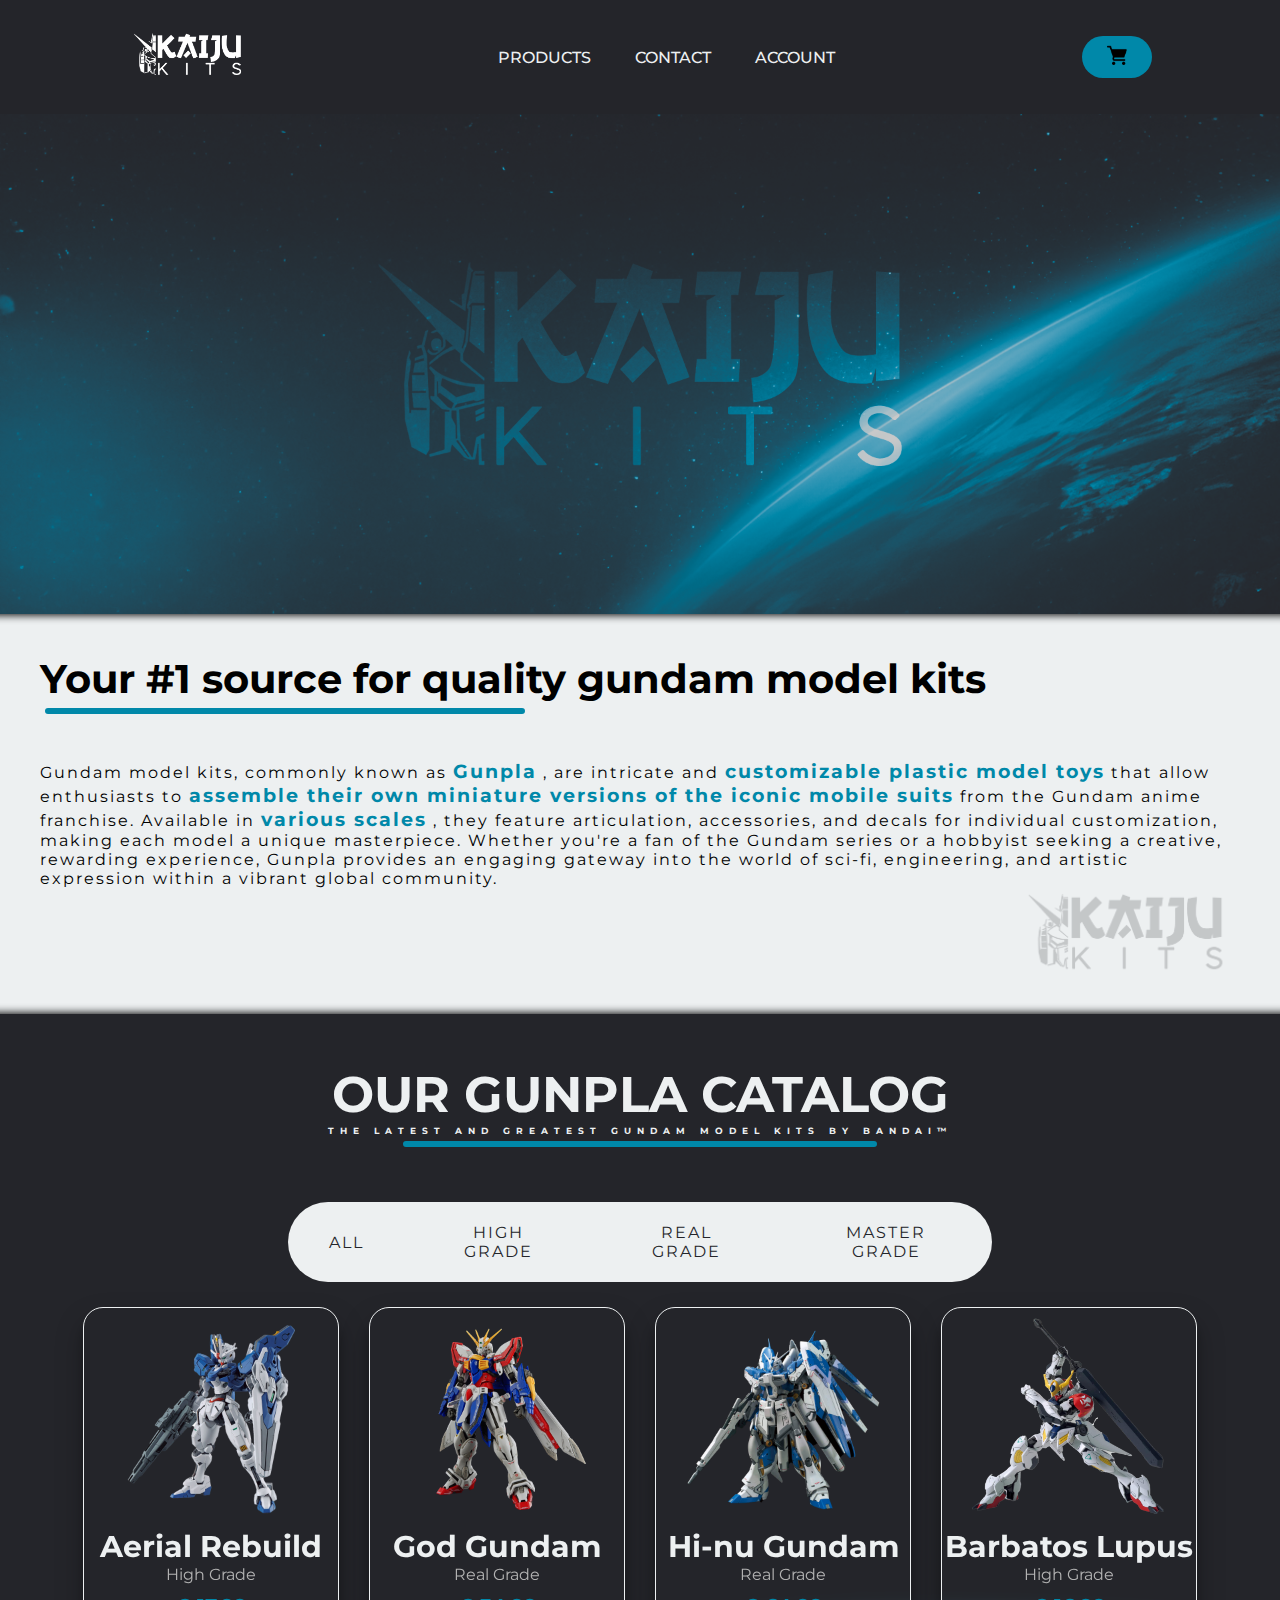
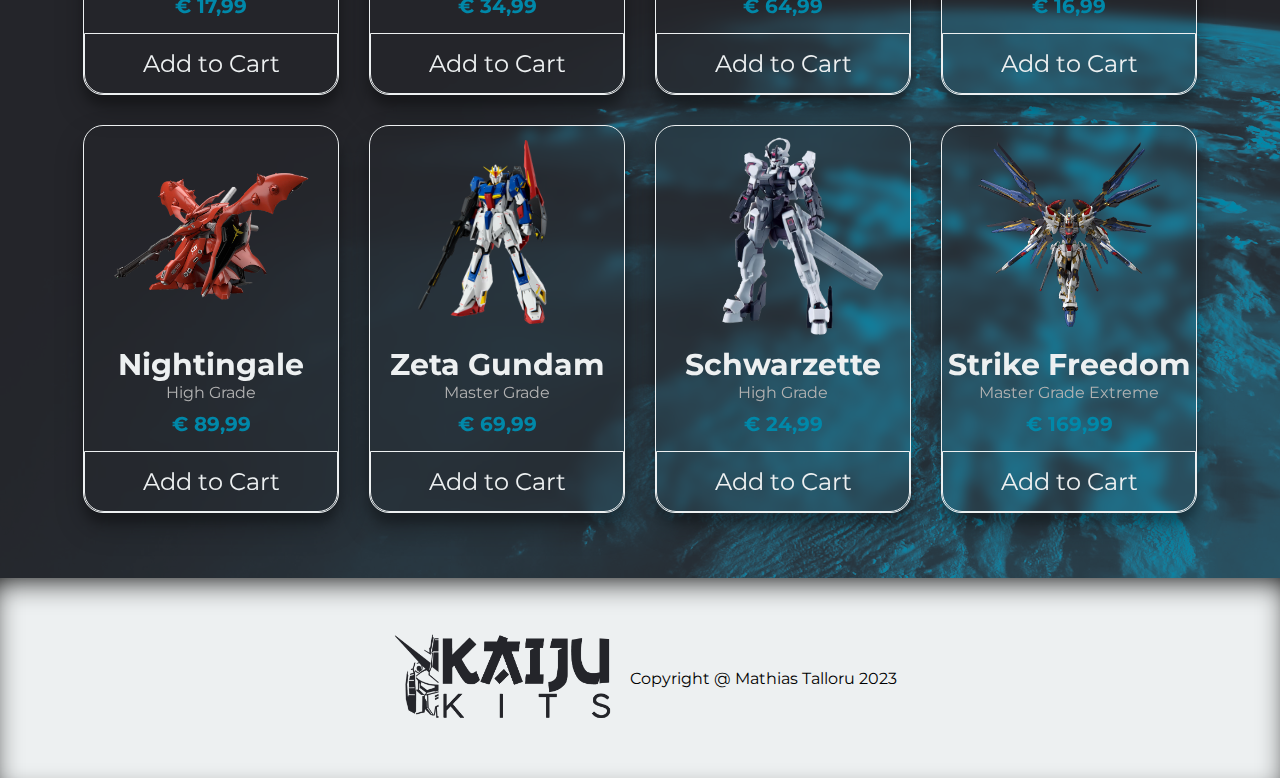
<file: Mathias_Talloru_WebEx1_PE1/index.html>
<!DOCTYPE html>
<html lang="en">
<head>
    <meta charset="UTF-8">
    <meta name="viewport" content="width=device-width, initial-scale=1.0">
    <title>Mathias Talloru</title>
    <link rel="stylesheet" href="style/style.css">
</head>
<body>
    <header>
       <a href="index.html"><img class="logo" src="assets/kaijukitsLogo.png" alt="logo"></a>
       <nav>
            <ul class="nav__links">
                <li><a href="index.html#store">PRODUCTS</a></li>
                <li><a href="contact.html">CONTACT</a></li>
                <li><a href="login.html">ACCOUNT</a></li>
            </ul>
       </nav>
       <a class="contact" href="#"><button> <img src="assets/grocery-store.png" height="20px" alt=""></button></a>
    </header>
    <div class="backdrop">
       
    </div>

    <div class="info">
        <h1>Your #1 source for quality gundam model kits</h1>
        <hr>
        <p>Gundam model kits, commonly known as <span>Gunpla</span> , are intricate and <span>customizable plastic model toys</span> that allow enthusiasts to <span>assemble their own miniature versions of the iconic mobile suits</span> from the Gundam anime franchise. Available in <span>various scales</span> , they feature articulation, accessories, and decals for individual customization, making each model a unique masterpiece. Whether you're a fan of the Gundam series or a hobbyist seeking a creative, rewarding experience, Gunpla provides an engaging gateway into the world of sci-fi, engineering, and artistic expression within a vibrant global community.</p>
        
        <img src="assets/kaijukitsLogoBlack.png" alt="">
    </div>

    <main id="store">
        <div class="maintitles">
            <h1 class="title">OUR GUNPLA CATALOG</h1>
            <h6>THE LATEST AND GREATEST GUNDAM MODEL KITS BY BANDAI™</h4>
                <hr>
        </div>
        <div class="filterButtons">
            <button class="filter" id="all">ALL</button>
            <button class="filter" id="HG">HIGH GRADE</button>
            <button class="filter" id="RG">REAL GRADE</button>
            <button class="filter" id="MG">MASTER GRADE</button>
        </div>
        <div class="gallery" id="products">
            <!--Product 1-->
            <div class="content">
                <a href="product.html"><img src="assets/aerialRebuild.png" alt=""></a>
                <h3>Aerial Rebuild</h3>
                <p>High Grade</p>
                <h6>€ 17,99</h5>
                <button class="add">Add to Cart</button>
            </div>
            <!--Product 2-->
            <div class="content">
                <a href="product.html"><img src="assets/god.png" alt=""></a>
                <h3>God Gundam</h3>
                <p>Real Grade</p>
                <h6>€ 34,99</h5>
                <button class="add">Add to Cart</button>
            </div>
            <!--Product 3-->
            <div class="content">
                <a href="product.html"><img src="assets/hiNu.png" alt=""></a>
                <h3>Hi-nu Gundam</h3>
                <p>Real Grade</p>
                <h6>€ 64,99</h5>
                <button class="add">Add to Cart</button>
            </div>
            <!--Product 4-->
            <div class="content">
                <a href="product.html"><img src="assets/barbatos.png" alt=""></a>
                <h3>Barbatos Lupus</h3>
                <p>High Grade</p>
                <h6>€ 16,99</h5>
                <button class="add">Add to Cart</button>
            </div>
            <!--Product 5-->
            <div class="content">
                <a href="product.html"><img src="assets/nightingale.png" alt=""></a>
                <h3>Nightingale</h3>
                <p>High Grade</p>
                <h6>€ 89,99</h5>
                <button class="add">Add to Cart</button>
            </div>
            <!--Product 6-->
            <div class="content">
                <a href="product.html"><img src="assets/zeta.png" alt=""></a>
                <h3>Zeta Gundam</h3>
                <p>Master Grade</p>
                <h6>€ 69,99</h5>
                <button class="add">Add to Cart</button>
            </div>
            <!--Product 7-->
            <div class="content">
                <a href="product.html"><img src="assets/schwarzette.png" alt=""></a>
                <h3>Schwarzette</h3>
                <p>High Grade</p>
                <h6>€ 24,99</h5>
                <button class="add">Add to Cart</button>
            </div>
            <!--Product 8-->
            <div class="content">
                <a href="product.html"><img src="assets/freedom.png" alt=""></a>
                <h3>Strike Freedom </h3>
                <p>Master Grade Extreme</p>
                <h6>€ 169,99</h5>
                <button class="add">Add to Cart</button>
            </div>
        </div>
        
    </main>
    <footer>
       <img src="assets/kaijukitsLogoBlack.png" height="100px" alt="">
       <p>Copyright @ Mathias Talloru 2023</p>
    </footer>
</body>
</html>
</file>
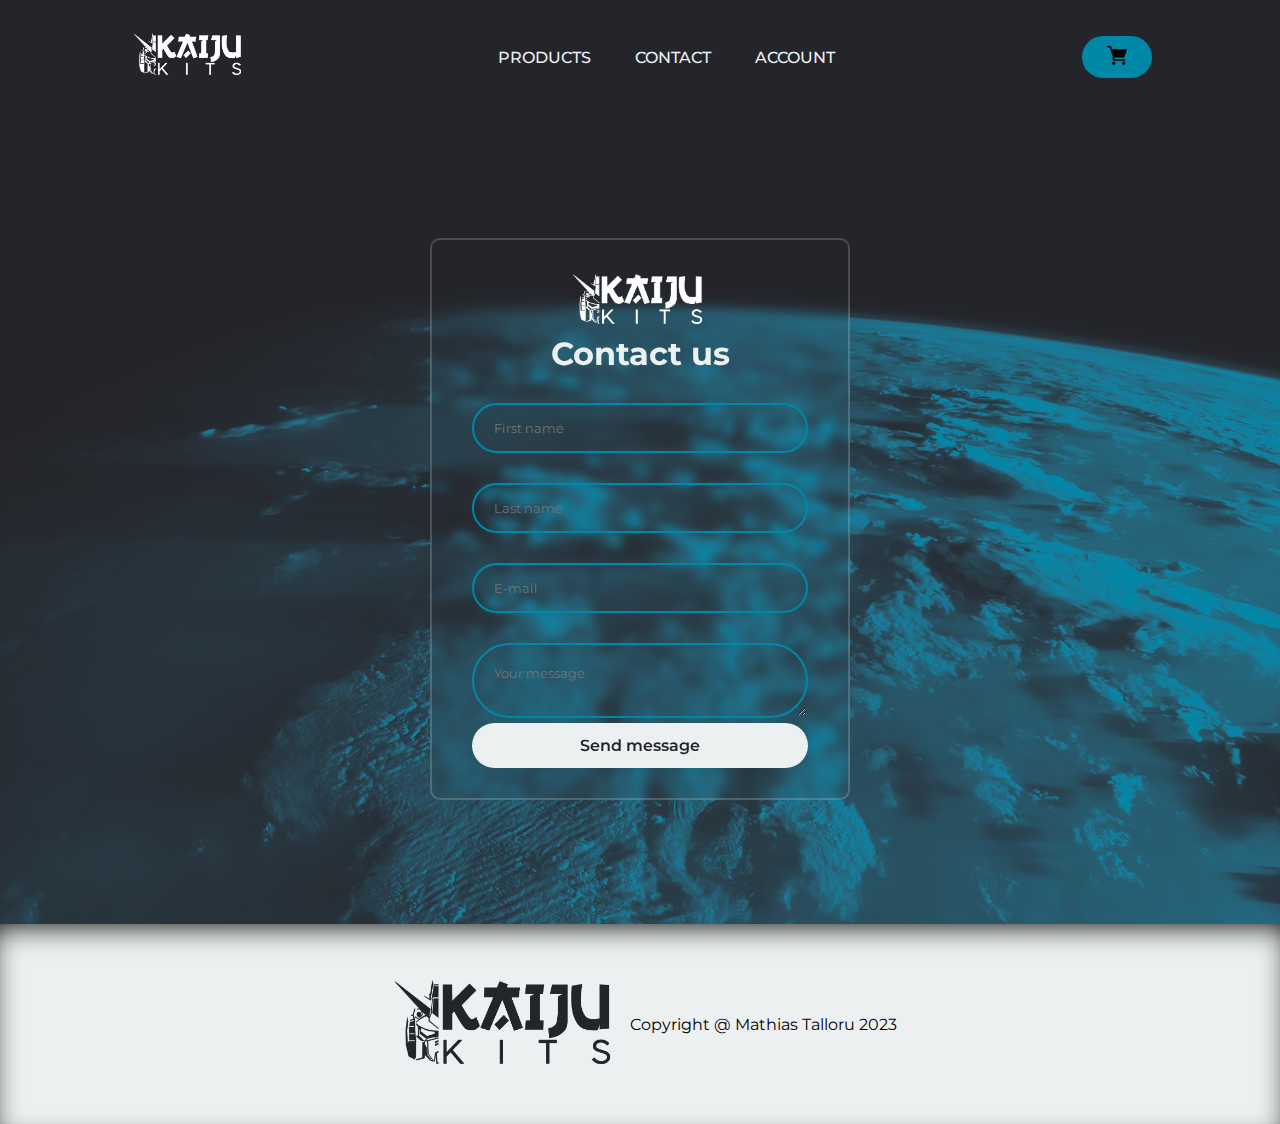
<file: Mathias_Talloru_WebEx1_PE1/contact.html>
<!DOCTYPE html>
<html lang="en">
<head>
    <meta charset="UTF-8">
    <meta name="viewport" content="width=device-width, initial-scale=1.0">
    <title>Contact</title>
    <link rel="stylesheet" href="style/style.css">
</head>
<body>
    <header>
        <a href="index.html"><img class="logo" src="assets/kaijukitsLogo.png" alt="logo"></a>
        <nav>
             <ul class="nav__links">
                 <li><a href="index.html#store">PRODUCTS</a></li>
                 <li><a href="contact.html">CONTACT</a></li>
                 <li><a href="login.html">ACCOUNT</a></li>
             </ul>
        </nav>
        <a class="cart" href="#"><button> <img src="assets/grocery-store.png" height="20px" alt=""></button></a>
    </header>
    <div class="login">
        <div class="wrapper">
           <form action="">
           <img src="assets/kaijukitsLogo.png" height="60px" alt="">
               <h1>Contact us</h1>
                   <div class="input-box">
                       <input type="text" placeholder="First name" required>
                   </div>
                   <div class="input-box">
                       <input type="text" placeholder="Last name" required>
                   </div>
                   <div class="input-box">
                        <input type="text" placeholder="E-mail" required>
                    </div>
                   <div class="input-box">
                        <textarea placeholder="Your message" required></textarea>
                   </div>
                   <button type="submit" class="btn">Send message</button>
               </div>
            </form>
    </div>
   

    <footer>
        <img src="assets/kaijukitsLogoBlack.png" height="100px" alt="">
        <p>Copyright @ Mathias Talloru 2023</p>
    </footer>
</body>
</html>
</file>
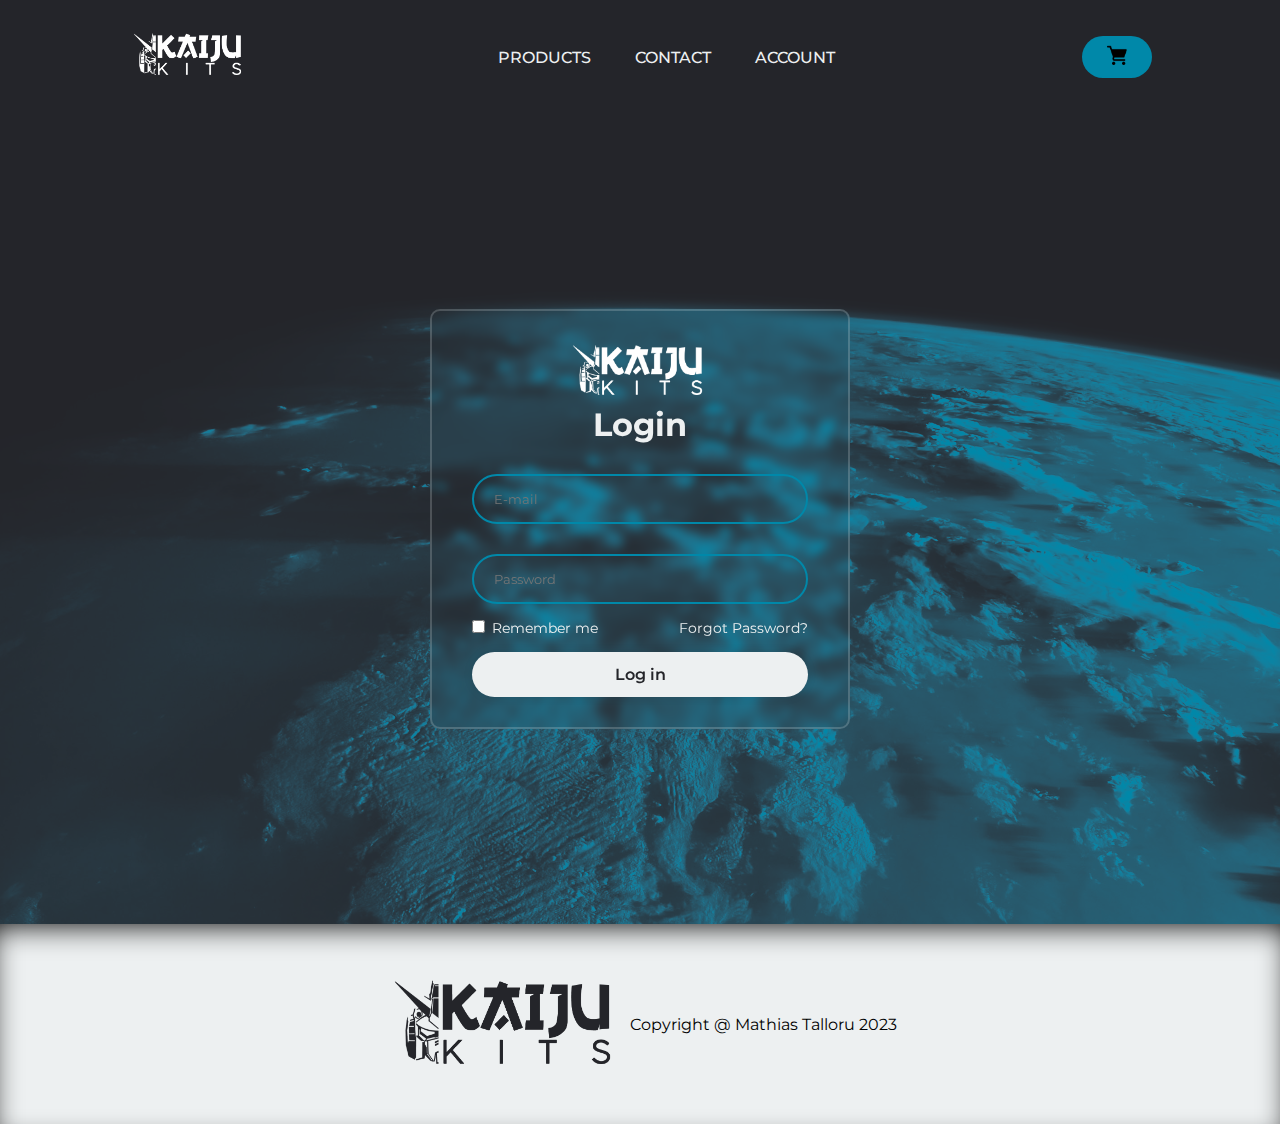
<file: Mathias_Talloru_WebEx1_PE1/login.html>
<!DOCTYPE html>
<html lang="en">
<head>
    <meta charset="UTF-8">
    <meta name="viewport" content="width=device-width, initial-scale=1.0">
    <title>Login</title>
    <link rel="stylesheet" href="style/style.css">

</head>
<body>
    <header>
        <a href="index.html"><img class="logo" src="assets/kaijukitsLogo.png" alt="logo"></a>
        <nav>
             <ul class="nav__links">
                 <li><a href="index.html#store">PRODUCTS</a></li>
                 <li><a href="contact.html">CONTACT</a></li>
                 <li><a href="login.html">ACCOUNT</a></li>
             </ul>
        </nav>
        <a class="cart" href="#"><button> <img src="assets/grocery-store.png" height="20px" alt=""></button></a>
    </header>
     <div class="login">
     <div class="wrapper">
        <form action="">
        <img src="assets/kaijukitsLogo.png" height="60px" alt="">
            <h1>Login</h1>
                <div class="input-box">
                    <input type="text" placeholder="E-mail" required>
                </div>
                <div class="input-box">
                    <input type="password" placeholder="Password" required>
                </div>
                <div class="remember-forgot">
                    <label><input type="checkbox"> Remember me</label>
                    <a href="#">Forgot Password?</a>
                </div>
                <button type="submit" class="btn">Log in</button>
            </div>
         </form>
    </div>
    <footer>
        <img src="assets/kaijukitsLogoBlack.png" height="100px" alt="">
        <p>Copyright @ Mathias Talloru 2023</p>
    </footer>
</body>
</html>
</file>
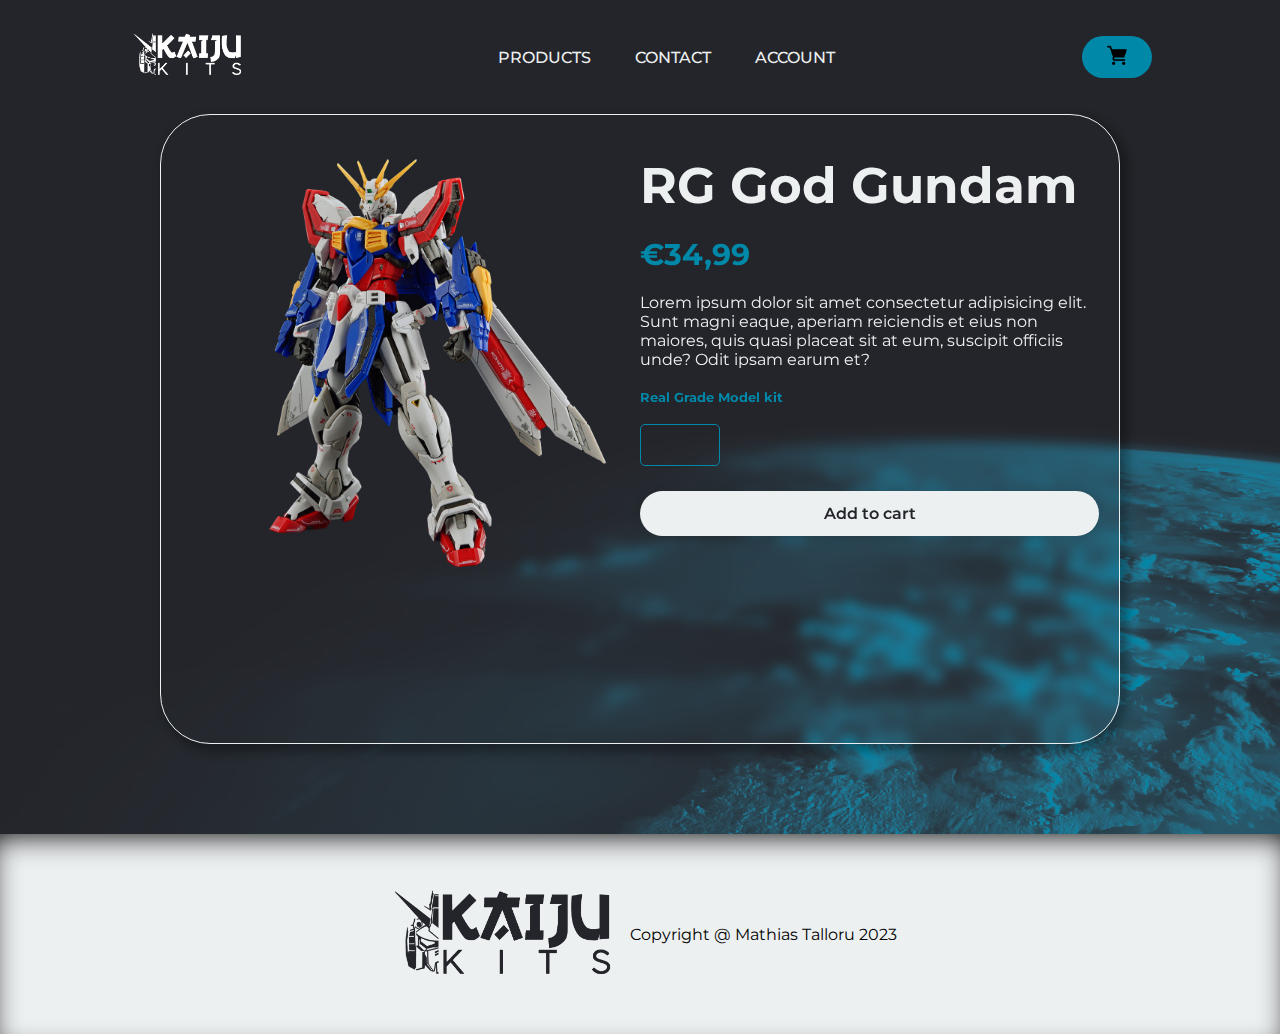
<file: Mathias_Talloru_WebEx1_PE1/product.html>
<!DOCTYPE html>
<html lang="en">
<head>
    <meta charset="UTF-8">
    <meta name="viewport" content="width=device-width, initial-scale=1.0">
    <title>Product info</title>
    <link rel="stylesheet" href="style/style.css">
</head>
<body>
    <header>
        <a href="index.html"><img class="logo" src="assets/kaijukitsLogo.png" alt="logo"></a>
        <nav>
             <ul class="nav__links">
                 <li><a href="index.html#store">PRODUCTS</a></li>
                 <li><a href="contact.html">CONTACT</a></li>
                 <li><a href="login.html">ACCOUNT</a></li>
             </ul>
        </nav>
        <a class="contact" href="#"><button> <img src="assets/grocery-store.png" height="20px" alt=""></button></a>
     </header>
     <section>
        <div class="container flex">
            <div class="left">
                <div class="main_image">
                    <img src="assets/god.png" alt="">
                </div>
            </div>
            <div class="right">
                <h1>RG God Gundam</h1>
                <h2>€34,99</h2>
                <p>Lorem ipsum dolor sit amet consectetur adipisicing elit. Sunt magni eaque, aperiam reiciendis et eius non maiores, quis quasi placeat sit at eum, suscipit officiis unde? Odit ipsam earum et?</p>
                <h5>Real Grade Model kit</h5>
                <br>
                    <input type="number" name="number" class="amount">
                <br>
                <button class="btn">Add to cart</button>
            </div>
        </div>
     </section>
     <footer>
        <img src="assets/kaijukitsLogoBlack.png" height="100px" alt="">
        <p>Copyright @ Mathias Talloru 2023</p>
    </footer>
</body>
</html>
</file>
<file: Mathias_Talloru_WebEx1_PE1/style/style.css>
@import url("https://fonts.googleapis.com/css2?family=Montserrat:wght@500&display=swap");
* {
  font-family: "Montserrat", sans-serif;
  box-sizing: border-box;
  margin: 0;
  padding: 0;
}

header {
  background-color: #24252A;
  display: flex;
  justify-content: space-between;
  align-items: center;
  padding: 30px 10%;
}
header li, header a, header button {
  font-weight: 500;
  font-size: 16px;
  color: #EDF0F1;
  text-decoration: none;
}
header .logo {
  cursor: pointer;
  height: 50px;
  width: auto;
}
header .nav__links {
  list-style: none;
}
header .nav__links li {
  display: inline-block;
  padding: 0px 20px;
}
header .nav__links li a {
  transition: all 0.3s ease 0s;
}
header .nav__links li a:hover {
  color: #0088A9;
}
header button {
  padding: 9px 25px;
  background-color: #0088a9;
  border: none;
  border-radius: 50px;
  cursor: pointer;
  transition: all 0.3s ease 0s;
}
header button:hover {
  background-color: rgba(0, 136, 169, 0.8);
}

.backdrop {
  height: 500px;
  background-image: url("../assets/kaijukits.png");
  background-size: cover;
  background-position: center;
  background-repeat: no-repeat;
}

.info {
  display: flex;
  flex-direction: column;
  height: 400px;
  background-color: #EDF0F1;
  padding: 40px;
  box-shadow: inset 0px 11px 8px -10px #000000, inset 0px -11px 8px -10px #000000;
}
.info h1 {
  font-size: 40px;
  font-weight: bolder;
}
.info hr {
  border: 3px solid #0088A9;
  border-radius: 5px;
  width: 40%;
  margin: 5px;
}
.info p {
  padding-top: 40px;
  letter-spacing: 2px;
}
.info span {
  color: #0088A9;
  font-size: larger;
  font-weight: bolder;
  letter-spacing: 2px;
}
.info img {
  align-self: flex-end;
  height: 90px;
  width: auto;
  opacity: 20%;
}

main {
  background: #24252A;
}
main .maintitles {
  display: flex;
  justify-content: center;
  flex-direction: column;
  align-items: center;
  padding: 50px 0;
}
main .maintitles h1 {
  font-size: 50px;
  color: #EDF0F1;
}
main .maintitles h6 {
  font-size: xx-small;
  letter-spacing: 6px;
  color: #EDF0F1;
}
main .maintitles hr {
  border: 3px solid #0088A9;
  border-radius: 5px;
  width: 37%;
  margin: 5px;
}
main .filterButtons {
  display: flex;
  justify-content: center;
  margin: 0 auto;
  background: #EDF0F1;
  width: 55%;
  border-radius: 50px;
}
main .filterButtons .filter {
  color: #24252A;
  background: none;
  cursor: pointer;
  border: 1px solid #EDF0F1;
  display: inline-block;
  margin: 10px 30px;
  font-size: 16px;
  letter-spacing: 2px;
  padding: 10px;
}
main .filterButtons .filter:hover {
  color: #0088A9;
  border: 1px #0088A9 solid;
  border-radius: 25px;
}
main .gallery {
  display: flex;
  flex-wrap: wrap;
  width: 100%;
  justify-content: center;
  align-items: center;
  margin: 0;
  padding: 10px 0;
  padding-bottom: 50px;
  background-image: url("../assets/loginBg.png");
}
main .gallery h3 {
  text-align: center;
  font-size: 30px;
  margin: 0;
  padding-top: 10px;
  color: #EDF0F1;
}
main .gallery h6 {
  text-align: center;
  font-size: 20px;
  margin: 0;
  padding: 10px;
  color: #0088A9;
}
main .gallery p {
  color: #b2b2b2;
}
main .gallery .content {
  width: 20%;
  margin: 15px;
  box-sizing: border-box;
  float: left;
  text-align: center;
  border-radius: 20px;
  cursor: pointer;
  padding-top: 10px;
  box-shadow: 0 14px 28px rgba(0, 0, 0, 0.25), 0 10px 10px rgba(0, 0, 0, 0.22);
  transition: 0.4s;
  background: transparent;
  -webkit-backdrop-filter: blur(6px);
          backdrop-filter: blur(6px);
  border: 1px solid #EDF0F1;
}
main .gallery .content:hover {
  box-shadow: 0 3px 6px rgba(0, 0, 0, 0.16), 0 3px 6px rgba(0, 0, 0, 0.23);
  transform: translate(0px, -8px);
}
main .gallery img {
  width: 200px;
  height: 200px;
  text-align: center;
  margin: 0 auto;
  display: block;
}
main .gallery button {
  text-align: center;
  font-size: 24px;
  color: #EDF0F1;
  width: 100%;
  padding: 15px;
  border: 0;
  outline: none;
  cursor: pointer;
  margin-top: 5px;
  border-bottom-right-radius: 20px;
  border-bottom-left-radius: 20px;
}
main .gallery .add {
  background: transparent;
  border: 1px solid #EDF0F1;
}
main .gallery .add:hover {
  background-color: rgba(0, 136, 169, 0.8);
}
@media (max-width: 1000px) {
  main .gallery .content {
    width: 45%;
  }
}
@media (max-width: 750px) {
  main .gallery .content {
    width: 100%;
  }
}

footer {
  height: 200px;
  background-color: #EDF0F1;
  box-shadow: inset 0px 11px 30px -10px #000000;
  display: flex;
  padding: 50px;
  justify-content: center;
  align-items: center;
}

.login {
  display: flex;
  justify-content: center;
  align-items: center;
  min-height: 90vh;
  background-color: #0088A9;
  background-image: url("../assets/loginBg.png");
  background-repeat: no-repeat;
  background-position: center;
}
.login .wrapper {
  width: 420px;
  background: transparent;
  color: #EDF0F1;
  text-align: center;
  border-radius: 10px;
  border: 2px solid rgba(237, 240, 241, 0.2);
  -webkit-backdrop-filter: blur(5px);
          backdrop-filter: blur(5px);
  padding: 30px 40px;
}
.login .wrapper .input-box {
  width: 100%;
  height: 50px;
  margin: 30px 0;
}
.login .wrapper .input-box input {
  width: 100%;
  height: 100%;
  background: transparent;
  border: none;
  outline: none;
  border: 2px solid #0088A9;
  border-radius: 40px;
  padding: 20px 45px 20px 20px;
}
.login .wrapper .input-box input ::-moz-placeholder {
  color: #EDF0F1;
}
.login .wrapper .input-box input ::placeholder {
  color: #EDF0F1;
}
.login .wrapper .input-box textarea {
  width: 100%;
  height: 150%;
  background: transparent;
  border: none;
  outline: none;
  border: 2px solid #0088A9;
  border-radius: 40px;
  padding: 20px 45px 20px 20px;
}
.login .wrapper .remember-forgot {
  display: flex;
  justify-content: space-between;
  font-size: 14px;
  margin: -15px 0 15px;
}
.login .wrapper .remember-forgot label input {
  accent-color: #EDF0F1;
  margin-right: 3px;
}
.login .wrapper .remember-forgot a {
  color: #EDF0F1;
  text-decoration: none;
}
.login .wrapper .remember-forgot a:hover {
  text-decoration: underline;
  color: #0088A9;
}
.login .wrapper .btn {
  width: 100%;
  height: 45px;
  background: #EDF0F1;
  border: none;
  outline: none;
  border-radius: 40px;
  box-shadow: 0 0 10px rgba(0, 0, 0, 0.1);
  cursor: pointer;
  font-size: 16px;
  color: #24252A;
  font-weight: 600;
}

section {
  background-image: url("../assets/loginBg.png");
  height: 80vh;
}
section .container {
  display: flex;
  justify-content: space-between;
  max-width: 75%;
  margin: auto;
  height: 70vh;
  padding: 20px;
  background: transparent;
  -webkit-backdrop-filter: blur(6px);
          backdrop-filter: blur(6px);
  box-shadow: 5px 5px 10px 3px rgba(0, 0, 0, 0.3);
  border: 1px solid #EDF0F1;
  border-radius: 50px;
}
section .container .left {
  width: 50%;
}
section .container .left .main_image img {
  width: auto;
  height: 450px;
  border-radius: 50px;
}
section .container .right {
  width: 50%;
}
section .container .right h1 {
  color: #EDF0F1;
  padding-top: 20px;
  font-size: 50px;
}
section .container .right h2 {
  color: #0088A9;
  font-size: 30px;
  padding-top: 20px;
}
section .container .right h5 {
  padding-top: 20px;
  color: #0088A9;
}
section .container .right p {
  padding-top: 20px;
  color: #EDF0F1;
}
section .container .right span {
  padding: 20px;
  color: #EDF0F1;
}
section .container .right .btn {
  width: 100%;
  height: 45px;
  background: #EDF0F1;
  border: none;
  outline: none;
  border-radius: 40px;
  box-shadow: 0 0 10px rgba(0, 0, 0, 0.1);
  cursor: pointer;
  font-size: 16px;
  color: #24252A;
  font-weight: 600;
}
section .amount {
  width: 80px;
  height: 40px;
  margin-bottom: 25px;
  background: transparent;
  color: #EDF0F1;
  border: 1px solid #0088A9;
  border-radius: 5px;
  padding: 20px;
}/*# sourceMappingURL=style.css.map */
</file>
